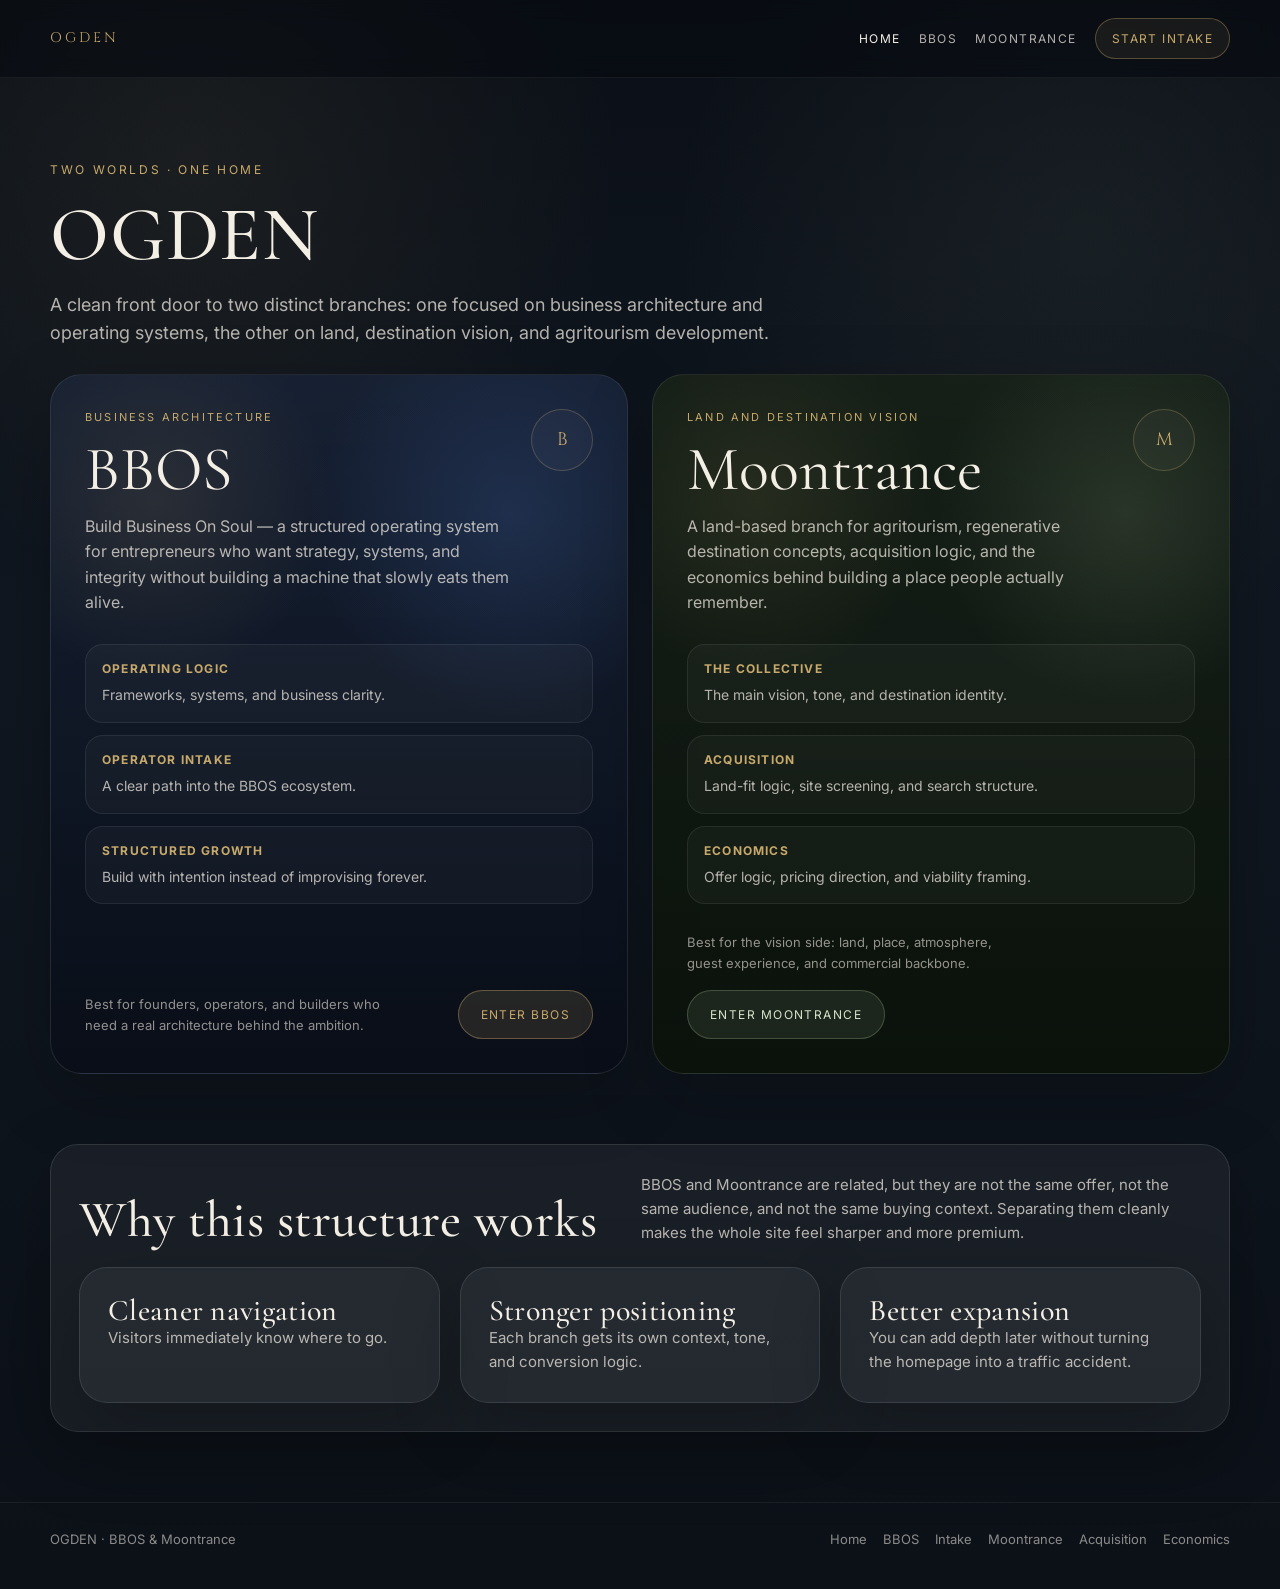
<file: index.html>
<!DOCTYPE html>
<html lang="en">
<head>

<meta charset="UTF-8" />
<meta name="viewport" content="width=device-width, initial-scale=1.0" />
<title>OGDEN — BBOS and Moontrance</title>
<meta name="description" content="A clean front door to two distinct branches: business architecture through BBOS, and land-based vision through Moontrance." />
<link rel="canonical" href="https://site.ogden.ag/" />
<meta name="theme-color" content="#0d1015" />
<meta property="og:type" content="website" />
<meta property="og:site_name" content="OGDEN" />
<meta property="og:title" content="OGDEN — BBOS and Moontrance" />
<meta property="og:description" content="A clean front door to two distinct branches: business architecture through BBOS, and land-based vision through Moontrance." />
<meta property="og:url" content="https://site.ogden.ag/" />
<meta property="og:image" content="https://site.ogden.ag/assets/og-preview.svg" />
<meta name="twitter:card" content="summary_large_image" />
<meta name="twitter:title" content="OGDEN — BBOS and Moontrance" />
<meta name="twitter:description" content="A clean front door to two distinct branches: business architecture through BBOS, and land-based vision through Moontrance." />
<meta name="twitter:image" content="https://site.ogden.ag/assets/og-preview.svg" />
<link rel="icon" href="/assets/favicon.svg" type="image/svg+xml" />
<link rel="preconnect" href="https://fonts.googleapis.com">
<link rel="preconnect" href="https://fonts.gstatic.com" crossorigin>
<link href="https://fonts.googleapis.com/css2?family=Cinzel:wght@400;600&family=Cormorant+Garamond:wght@400;500;600&family=Inter:wght@300;400;500;600&display=swap" rel="stylesheet">
<link rel="stylesheet" href="/assets/css/style.css" />
<script defer src="/assets/js/analytics.js"></script>
<script defer src="/assets/js/main.js"></script>

</head>
<body>

<nav class="nav">
<div class="nav-inner">
<a class="logo" href="/">OGDEN</a>
<div class="nav-links">
<a href="/" class="active">Home</a>
<a href="/bbos/" >BBOS</a>
<a href="/moontrance/" >Moontrance</a>
<a href="/bbos/intake/" class="pill-link" data-track="Start Intake Nav">Start Intake</a>
</div>
</div>
</nav>

<main>
  <section class="hero">
    <div class="container">
      <div class="eyebrow">Two worlds · One home</div>
      <h1>OGDEN</h1>
      <p class="hero-sub">A clean front door to two distinct branches: one focused on business architecture and operating systems, the other on land, destination vision, and agritourism development.</p>
      <div class="split-grid">
        <article class="world-card bbos">
          <div>
            <div class="world-top">
              <div>
                <div class="world-label">Business architecture</div>
                <div class="world-title">BBOS</div>
                <p class="world-desc">Build Business On Soul — a structured operating system for entrepreneurs who want strategy, systems, and integrity without building a machine that slowly eats them alive.</p>
              </div>
              <div class="world-mark">B</div>
            </div>
            <div class="world-mid">
              <div class="feature"><strong>Operating logic</strong><span>Frameworks, systems, and business clarity.</span></div>
              <div class="feature"><strong>Operator intake</strong><span>A clear path into the BBOS ecosystem.</span></div>
              <div class="feature"><strong>Structured growth</strong><span>Build with intention instead of improvising forever.</span></div>
            </div>
          </div>
          <div class="world-bottom">
            <div class="world-note">Best for founders, operators, and builders who need a real architecture behind the ambition.</div>
            <a class="btn btn-primary" href="/bbos/" data-track="Homepage Enter BBOS">Enter BBOS</a>
          </div>
        </article>
        <article class="world-card moon">
          <div>
            <div class="world-top">
              <div>
                <div class="world-label">Land and destination vision</div>
                <div class="world-title">Moontrance</div>
                <p class="world-desc">A land-based branch for agritourism, regenerative destination concepts, acquisition logic, and the economics behind building a place people actually remember.</p>
              </div>
              <div class="world-mark">M</div>
            </div>
            <div class="world-mid">
              <div class="feature"><strong>The collective</strong><span>The main vision, tone, and destination identity.</span></div>
              <div class="feature"><strong>Acquisition</strong><span>Land-fit logic, site screening, and search structure.</span></div>
              <div class="feature"><strong>Economics</strong><span>Offer logic, pricing direction, and viability framing.</span></div>
            </div>
          </div>
          <div class="world-bottom">
            <div class="world-note">Best for the vision side: land, place, atmosphere, guest experience, and commercial backbone.</div>
            <a class="btn btn-moss" href="/moontrance/" data-track="Homepage Enter Moontrance">Enter Moontrance</a>
          </div>
        </article>
      </div>
    </div>
  </section>

  <section class="section">
    <div class="container section-box card">
      <div class="section-head">
        <h2>Why this structure works</h2>
        <p>BBOS and Moontrance are related, but they are not the same offer, not the same audience, and not the same buying context. Separating them cleanly makes the whole site feel sharper and more premium.</p>
      </div>
      <div class="grid-3">
        <div class="card"><h4>Cleaner navigation</h4><p>Visitors immediately know where to go.</p></div>
        <div class="card"><h4>Stronger positioning</h4><p>Each branch gets its own context, tone, and conversion logic.</p></div>
        <div class="card"><h4>Better expansion</h4><p>You can add depth later without turning the homepage into a traffic accident.</p></div>
      </div>
    </div>
  </section>
</main>

<footer class="footer">
  <div class="container footer-row">
    <div>OGDEN · BBOS & Moontrance</div>
    <div class="footer-links">
      <a href="/" data-track="Footer Home">Home</a>
      <a href="/bbos/" data-track="Footer BBOS">BBOS</a>
      <a href="/bbos/intake/" data-track="Footer Intake">Intake</a>
      <a href="/moontrance/" data-track="Footer Moontrance">Moontrance</a>
      <a href="/moontrance/acquisition/" data-track="Footer Acquisition">Acquisition</a>
      <a href="/moontrance/economics/" data-track="Footer Economics">Economics</a>
    </div>
  </div>
</footer>

</body>
</html>
</file>
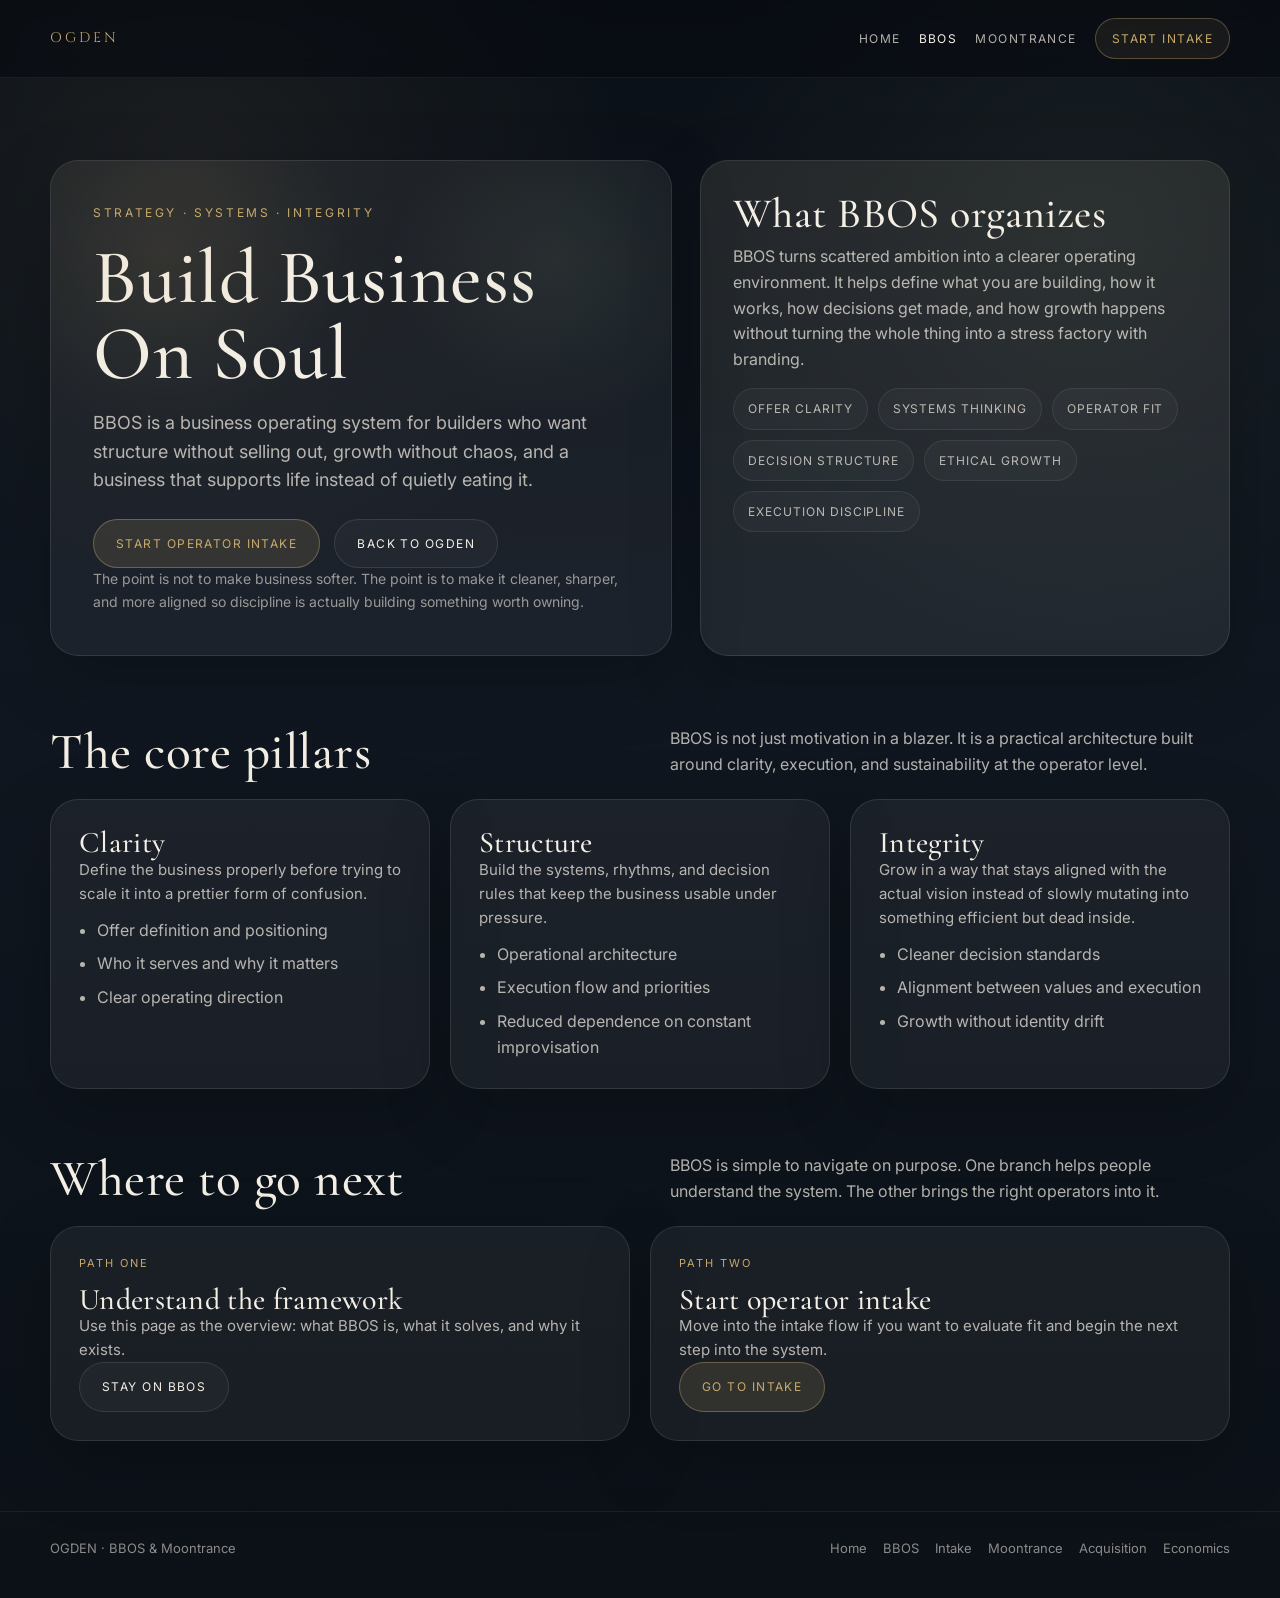
<file: bbos/index.html>
<!DOCTYPE html>
<html lang="en">
<head>

<meta charset="UTF-8" />
<meta name="viewport" content="width=device-width, initial-scale=1.0" />
<title>BBOS — Build Business On Soul</title>
<meta name="description" content="BBOS is a business operating system for builders who want structure without selling out, growth without chaos, and a business that supports life instead of quietly eating it." />
<link rel="canonical" href="https://site.ogden.ag/bbos/" />
<meta name="theme-color" content="#0d1015" />
<meta property="og:type" content="website" />
<meta property="og:site_name" content="OGDEN" />
<meta property="og:title" content="BBOS — Build Business On Soul" />
<meta property="og:description" content="BBOS is a business operating system for builders who want structure without selling out, growth without chaos, and a business that supports life instead of quietly eating it." />
<meta property="og:url" content="https://site.ogden.ag/bbos/" />
<meta property="og:image" content="https://site.ogden.ag/assets/og-preview.svg" />
<meta name="twitter:card" content="summary_large_image" />
<meta name="twitter:title" content="BBOS — Build Business On Soul" />
<meta name="twitter:description" content="BBOS is a business operating system for builders who want structure without selling out, growth without chaos, and a business that supports life instead of quietly eating it." />
<meta name="twitter:image" content="https://site.ogden.ag/assets/og-preview.svg" />
<link rel="icon" href="/assets/favicon.svg" type="image/svg+xml" />
<link rel="preconnect" href="https://fonts.googleapis.com">
<link rel="preconnect" href="https://fonts.gstatic.com" crossorigin>
<link href="https://fonts.googleapis.com/css2?family=Cinzel:wght@400;600&family=Cormorant+Garamond:wght@400;500;600&family=Inter:wght@300;400;500;600&display=swap" rel="stylesheet">
<link rel="stylesheet" href="/assets/css/style.css" />
<script defer src="/assets/js/analytics.js"></script>
<script defer src="/assets/js/main.js"></script>

</head>
<body>

<nav class="nav">
<div class="nav-inner">
<a class="logo" href="/">OGDEN</a>
<div class="nav-links">
<a href="/" >Home</a>
<a href="/bbos/" class="active">BBOS</a>
<a href="/moontrance/" >Moontrance</a>
<a href="/bbos/intake/" class="pill-link" data-track="Start Intake Nav">Start Intake</a>
</div>
</div>
</nav>

<main>
  <section class="hero">
    <div class="container hero-grid">
      <div class="hero-copy">
        <div class="eyebrow">Strategy · Systems · Integrity</div>
        <h1>Build Business On Soul</h1>
        <p class="hero-sub">BBOS is a business operating system for builders who want structure without selling out, growth without chaos, and a business that supports life instead of quietly eating it.</p>
        <div class="hero-actions">
          <a class="btn btn-primary" href="/bbos/intake/" data-track="BBOS Hero Intake">Start Operator Intake</a>
          <a class="btn btn-secondary" href="/" data-track="BBOS Back Home">Back to Ogden</a>
        </div>
        <p class="hero-note">The point is not to make business softer. The point is to make it cleaner, sharper, and more aligned so discipline is actually building something worth owning.</p>
      </div>
      <aside class="hero-panel">
        <h3>What BBOS organizes</h3>
        <p>BBOS turns scattered ambition into a clearer operating environment. It helps define what you are building, how it works, how decisions get made, and how growth happens without turning the whole thing into a stress factory with branding.</p>
        <div class="pill-list">
          <div class="pill">Offer clarity</div>
          <div class="pill">Systems thinking</div>
          <div class="pill">Operator fit</div>
          <div class="pill">Decision structure</div>
          <div class="pill">Ethical growth</div>
          <div class="pill">Execution discipline</div>
        </div>
      </aside>
    </div>
  </section>

  <section class="section">
    <div class="container">
      <div class="section-head">
        <h2>The core pillars</h2>
        <p>BBOS is not just motivation in a blazer. It is a practical architecture built around clarity, execution, and sustainability at the operator level.</p>
      </div>
      <div class="grid-3">
        <article class="card"><h4>Clarity</h4><p>Define the business properly before trying to scale it into a prettier form of confusion.</p><ul><li>Offer definition and positioning</li><li>Who it serves and why it matters</li><li>Clear operating direction</li></ul></article>
        <article class="card"><h4>Structure</h4><p>Build the systems, rhythms, and decision rules that keep the business usable under pressure.</p><ul><li>Operational architecture</li><li>Execution flow and priorities</li><li>Reduced dependence on constant improvisation</li></ul></article>
        <article class="card"><h4>Integrity</h4><p>Grow in a way that stays aligned with the actual vision instead of slowly mutating into something efficient but dead inside.</p><ul><li>Cleaner decision standards</li><li>Alignment between values and execution</li><li>Growth without identity drift</li></ul></article>
      </div>
    </div>
  </section>

  <section class="section">
    <div class="container">
      <div class="section-head">
        <h2>Where to go next</h2>
        <p>BBOS is simple to navigate on purpose. One branch helps people understand the system. The other brings the right operators into it.</p>
      </div>
      <div class="grid-2">
        <article class="card"><div class="label">Path one</div><h4>Understand the framework</h4><p>Use this page as the overview: what BBOS is, what it solves, and why it exists.</p><a class="btn btn-secondary" href="/bbos/">Stay on BBOS</a></article>
        <article class="card"><div class="label">Path two</div><h4>Start operator intake</h4><p>Move into the intake flow if you want to evaluate fit and begin the next step into the system.</p><a class="btn btn-primary" href="/bbos/intake/" data-track="BBOS Mid Intake">Go to Intake</a></article>
      </div>
    </div>
  </section>
</main>

<footer class="footer">
  <div class="container footer-row">
    <div>OGDEN · BBOS & Moontrance</div>
    <div class="footer-links">
      <a href="/" data-track="Footer Home">Home</a>
      <a href="/bbos/" data-track="Footer BBOS">BBOS</a>
      <a href="/bbos/intake/" data-track="Footer Intake">Intake</a>
      <a href="/moontrance/" data-track="Footer Moontrance">Moontrance</a>
      <a href="/moontrance/acquisition/" data-track="Footer Acquisition">Acquisition</a>
      <a href="/moontrance/economics/" data-track="Footer Economics">Economics</a>
    </div>
  </div>
</footer>

</body>
</html>
</file>
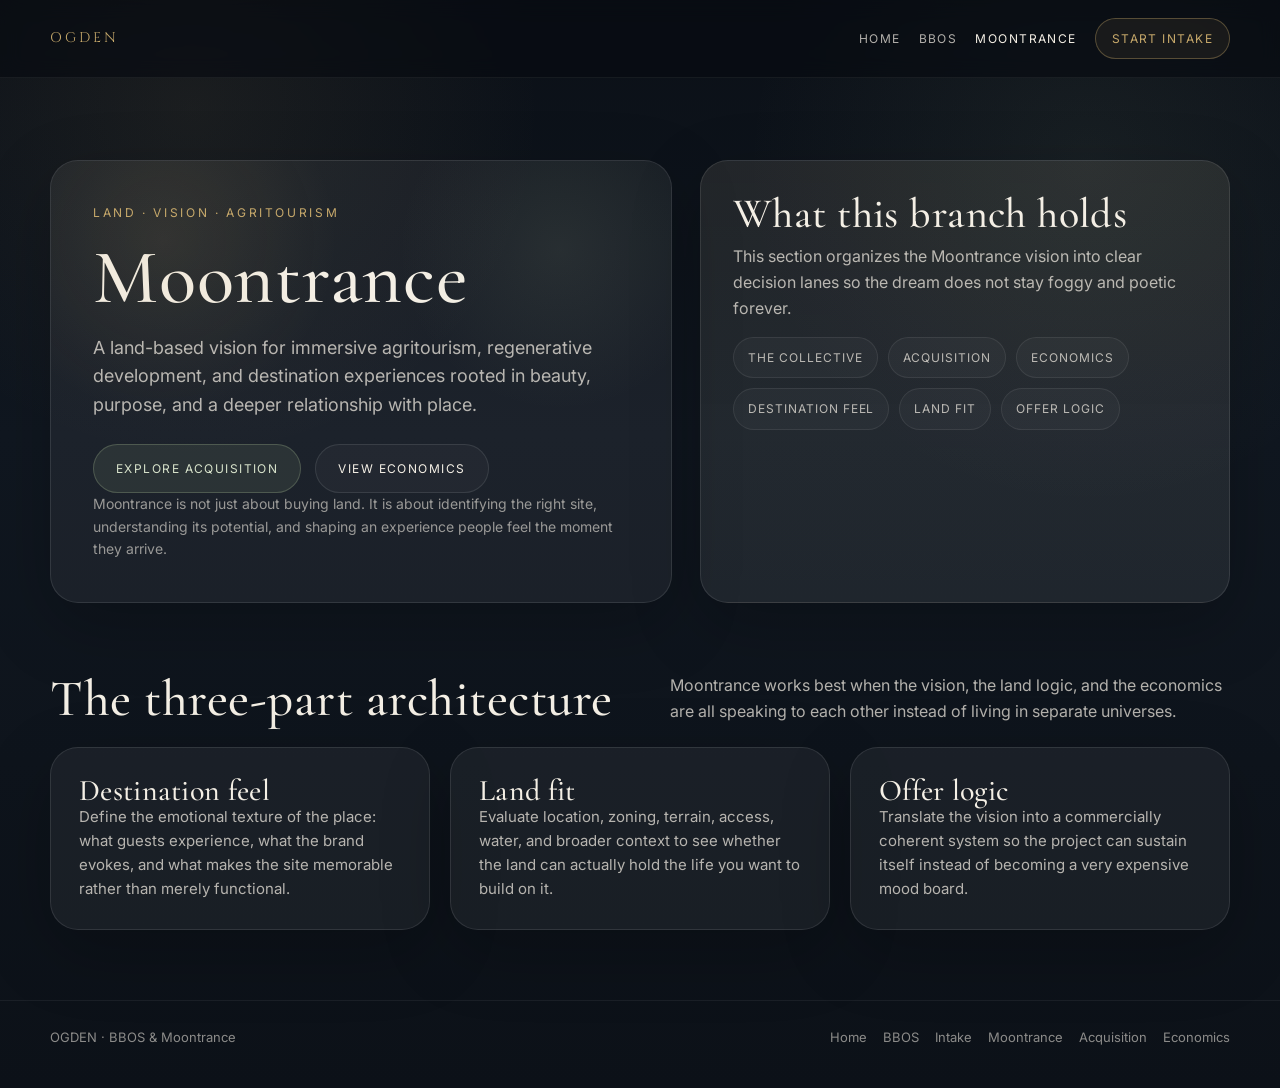
<file: moontrance/index.html>
<!DOCTYPE html>
<html lang="en">
<head>

<meta charset="UTF-8" />
<meta name="viewport" content="width=device-width, initial-scale=1.0" />
<title>Moontrance — Land, Vision, and Agritourism</title>
<meta name="description" content="Moontrance is a land-based vision for agritourism, regenerative development, and destination experiences rooted in beauty, purpose, and a deeper relationship with place." />
<link rel="canonical" href="https://site.ogden.ag/moontrance/" />
<meta name="theme-color" content="#0d1015" />
<meta property="og:type" content="website" />
<meta property="og:site_name" content="OGDEN" />
<meta property="og:title" content="Moontrance — Land, Vision, and Agritourism" />
<meta property="og:description" content="Moontrance is a land-based vision for agritourism, regenerative development, and destination experiences rooted in beauty, purpose, and a deeper relationship with place." />
<meta property="og:url" content="https://site.ogden.ag/moontrance/" />
<meta property="og:image" content="https://site.ogden.ag/assets/og-preview.svg" />
<meta name="twitter:card" content="summary_large_image" />
<meta name="twitter:title" content="Moontrance — Land, Vision, and Agritourism" />
<meta name="twitter:description" content="Moontrance is a land-based vision for agritourism, regenerative development, and destination experiences rooted in beauty, purpose, and a deeper relationship with place." />
<meta name="twitter:image" content="https://site.ogden.ag/assets/og-preview.svg" />
<link rel="icon" href="/assets/favicon.svg" type="image/svg+xml" />
<link rel="preconnect" href="https://fonts.googleapis.com">
<link rel="preconnect" href="https://fonts.gstatic.com" crossorigin>
<link href="https://fonts.googleapis.com/css2?family=Cinzel:wght@400;600&family=Cormorant+Garamond:wght@400;500;600&family=Inter:wght@300;400;500;600&display=swap" rel="stylesheet">
<link rel="stylesheet" href="/assets/css/style.css" />
<script defer src="/assets/js/analytics.js"></script>
<script defer src="/assets/js/main.js"></script>

</head>
<body>

<nav class="nav">
<div class="nav-inner">
<a class="logo" href="/">OGDEN</a>
<div class="nav-links">
<a href="/" >Home</a>
<a href="/bbos/" >BBOS</a>
<a href="/moontrance/" class="active">Moontrance</a>
<a href="/bbos/intake/" class="pill-link" data-track="Start Intake Nav">Start Intake</a>
</div>
</div>
</nav>

<main>
  <section class="hero">
    <div class="container hero-grid">
      <div class="hero-copy">
        <div class="eyebrow">Land · Vision · Agritourism</div>
        <h1>Moontrance</h1>
        <p class="hero-sub">A land-based vision for immersive agritourism, regenerative development, and destination experiences rooted in beauty, purpose, and a deeper relationship with place.</p>
        <div class="hero-actions">
          <a class="btn btn-moss" href="/moontrance/acquisition/" data-track="Moontrance Explore Acquisition">Explore Acquisition</a>
          <a class="btn btn-secondary" href="/moontrance/economics/" data-track="Moontrance View Economics">View Economics</a>
        </div>
        <p class="hero-note">Moontrance is not just about buying land. It is about identifying the right site, understanding its potential, and shaping an experience people feel the moment they arrive.</p>
      </div>
      <aside class="hero-panel">
        <h3>What this branch holds</h3>
        <p>This section organizes the Moontrance vision into clear decision lanes so the dream does not stay foggy and poetic forever.</p>
        <div class="pill-list">
          <div class="pill">The Collective</div>
          <div class="pill">Acquisition</div>
          <div class="pill">Economics</div>
          <div class="pill">Destination feel</div>
          <div class="pill">Land fit</div>
          <div class="pill">Offer logic</div>
        </div>
      </aside>
    </div>
  </section>

  <section class="section">
    <div class="container">
      <div class="section-head">
        <h2>The three-part architecture</h2>
        <p>Moontrance works best when the vision, the land logic, and the economics are all speaking to each other instead of living in separate universes.</p>
      </div>
      <div class="grid-3">
        <article class="card"><h4>Destination feel</h4><p>Define the emotional texture of the place: what guests experience, what the brand evokes, and what makes the site memorable rather than merely functional.</p></article>
        <article class="card"><h4>Land fit</h4><p>Evaluate location, zoning, terrain, access, water, and broader context to see whether the land can actually hold the life you want to build on it.</p></article>
        <article class="card"><h4>Offer logic</h4><p>Translate the vision into a commercially coherent system so the project can sustain itself instead of becoming a very expensive mood board.</p></article>
      </div>
    </div>
  </section>
</main>

<footer class="footer">
  <div class="container footer-row">
    <div>OGDEN · BBOS & Moontrance</div>
    <div class="footer-links">
      <a href="/" data-track="Footer Home">Home</a>
      <a href="/bbos/" data-track="Footer BBOS">BBOS</a>
      <a href="/bbos/intake/" data-track="Footer Intake">Intake</a>
      <a href="/moontrance/" data-track="Footer Moontrance">Moontrance</a>
      <a href="/moontrance/acquisition/" data-track="Footer Acquisition">Acquisition</a>
      <a href="/moontrance/economics/" data-track="Footer Economics">Economics</a>
    </div>
  </div>
</footer>

</body>
</html>
</file>
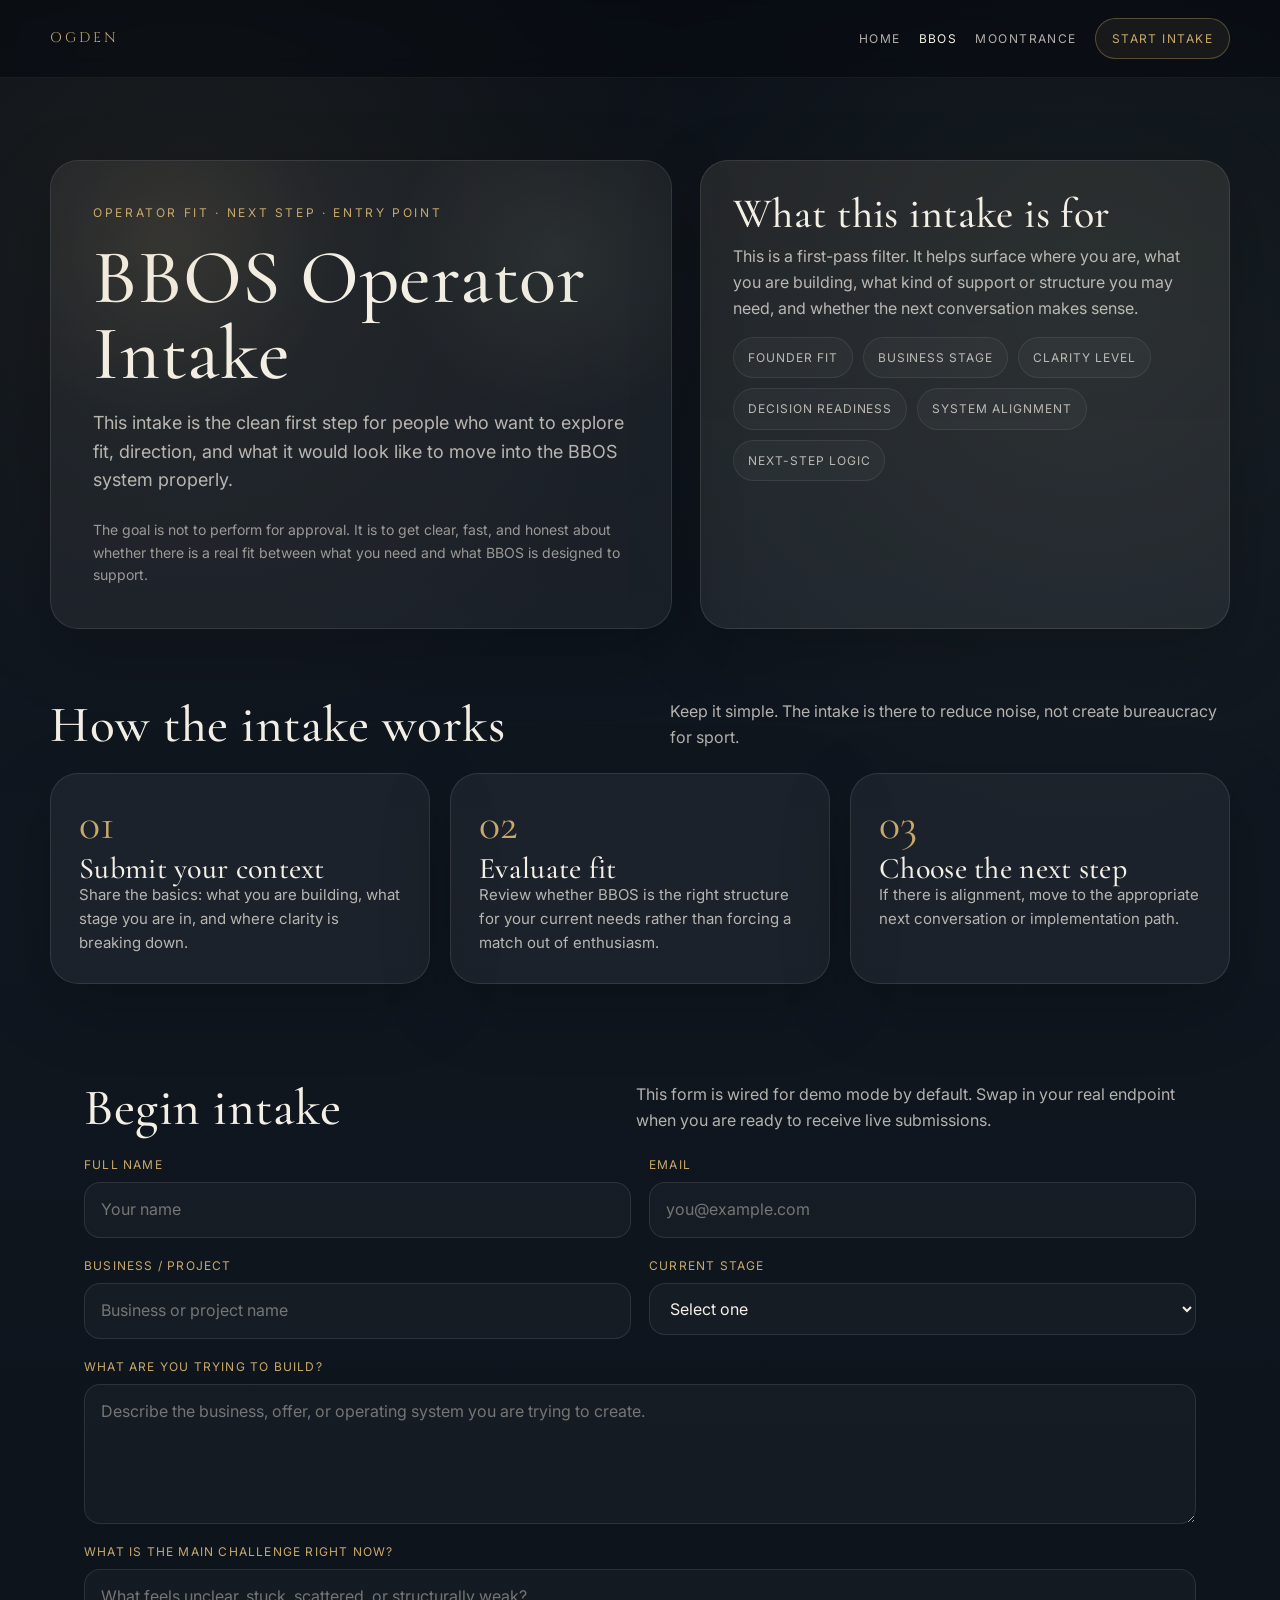
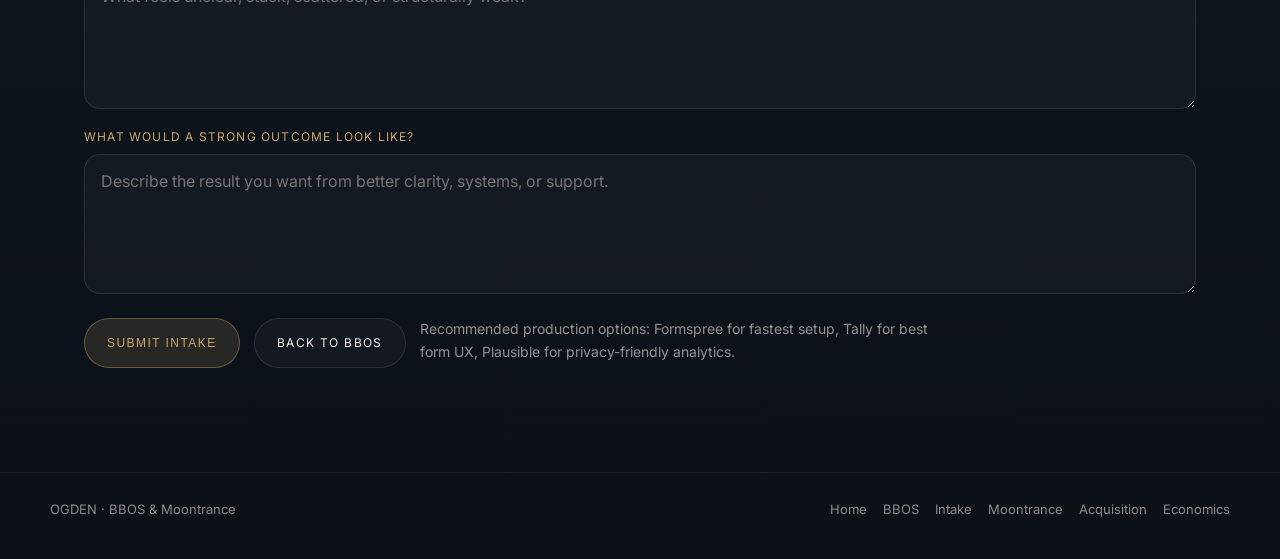
<file: bbos/intake/index.html>
<!DOCTYPE html>
<html lang="en">
<head>

<meta charset="UTF-8" />
<meta name="viewport" content="width=device-width, initial-scale=1.0" />
<title>BBOS Operator Intake</title>
<meta name="description" content="Begin the BBOS operator intake process to evaluate fit, direction, and the next step into the Build Business On Soul system." />
<link rel="canonical" href="https://site.ogden.ag/bbos/intake/" />
<meta name="theme-color" content="#0d1015" />
<meta property="og:type" content="website" />
<meta property="og:site_name" content="OGDEN" />
<meta property="og:title" content="BBOS Operator Intake" />
<meta property="og:description" content="Begin the BBOS operator intake process to evaluate fit, direction, and the next step into the Build Business On Soul system." />
<meta property="og:url" content="https://site.ogden.ag/bbos/intake/" />
<meta property="og:image" content="https://site.ogden.ag/assets/og-preview.svg" />
<meta name="twitter:card" content="summary_large_image" />
<meta name="twitter:title" content="BBOS Operator Intake" />
<meta name="twitter:description" content="Begin the BBOS operator intake process to evaluate fit, direction, and the next step into the Build Business On Soul system." />
<meta name="twitter:image" content="https://site.ogden.ag/assets/og-preview.svg" />
<link rel="icon" href="/assets/favicon.svg" type="image/svg+xml" />
<link rel="preconnect" href="https://fonts.googleapis.com">
<link rel="preconnect" href="https://fonts.gstatic.com" crossorigin>
<link href="https://fonts.googleapis.com/css2?family=Cinzel:wght@400;600&family=Cormorant+Garamond:wght@400;500;600&family=Inter:wght@300;400;500;600&display=swap" rel="stylesheet">
<link rel="stylesheet" href="/assets/css/style.css" />
<script defer src="/assets/js/analytics.js"></script>
<script defer src="/assets/js/main.js"></script>

</head>
<body>

<nav class="nav">
<div class="nav-inner">
<a class="logo" href="/">OGDEN</a>
<div class="nav-links">
<a href="/" >Home</a>
<a href="/bbos/" class="active">BBOS</a>
<a href="/moontrance/" >Moontrance</a>
<a href="/bbos/intake/" class="pill-link" data-track="Start Intake Nav">Start Intake</a>
</div>
</div>
</nav>

<main>
  <section class="hero">
    <div class="container hero-grid">
      <div class="hero-copy">
        <div class="eyebrow">Operator fit · Next step · Entry point</div>
        <h1>BBOS Operator Intake</h1>
        <p class="hero-sub">This intake is the clean first step for people who want to explore fit, direction, and what it would look like to move into the BBOS system properly.</p>
        <p class="hero-note">The goal is not to perform for approval. It is to get clear, fast, and honest about whether there is a real fit between what you need and what BBOS is designed to support.</p>
      </div>
      <aside class="hero-panel">
        <h3>What this intake is for</h3>
        <p>This is a first-pass filter. It helps surface where you are, what you are building, what kind of support or structure you may need, and whether the next conversation makes sense.</p>
        <div class="pill-list">
          <div class="pill">Founder fit</div>
          <div class="pill">Business stage</div>
          <div class="pill">Clarity level</div>
          <div class="pill">Decision readiness</div>
          <div class="pill">System alignment</div>
          <div class="pill">Next-step logic</div>
        </div>
      </aside>
    </div>
  </section>

  <section class="section">
    <div class="container">
      <div class="section-head">
        <h2>How the intake works</h2>
        <p>Keep it simple. The intake is there to reduce noise, not create bureaucracy for sport.</p>
      </div>
      <div class="grid-3">
        <article class="card"><div class="number">01</div><h4>Submit your context</h4><p>Share the basics: what you are building, what stage you are in, and where clarity is breaking down.</p></article>
        <article class="card"><div class="number">02</div><h4>Evaluate fit</h4><p>Review whether BBOS is the right structure for your current needs rather than forcing a match out of enthusiasm.</p></article>
        <article class="card"><div class="number">03</div><h4>Choose the next step</h4><p>If there is alignment, move to the appropriate next conversation or implementation path.</p></article>
      </div>
    </div>
  </section>

  <section class="section">
    <div class="container form-card">
      <div class="section-head">
        <h2>Begin intake</h2>
        <p>This form is wired for demo mode by default. Swap in your real endpoint when you are ready to receive live submissions.</p>
      </div>
      <form id="bbosIntakeForm" action="YOUR_FORM_ENDPOINT_HERE" method="POST" data-endpoint="YOUR_FORM_ENDPOINT_HERE">
        <div class="form-grid">
          <div class="field">
            <label for="name">Full Name</label>
            <input id="name" name="name" type="text" placeholder="Your name" required />
          </div>
          <div class="field">
            <label for="email">Email</label>
            <input id="email" name="email" type="email" placeholder="you@example.com" required />
          </div>
          <div class="field">
            <label for="business">Business / Project</label>
            <input id="business" name="business" type="text" placeholder="Business or project name" />
          </div>
          <div class="field">
            <label for="stage">Current Stage</label>
            <select id="stage" name="stage">
              <option value="">Select one</option>
              <option>Idea stage</option>
              <option>Early offer / early traction</option>
              <option>Operating but unclear</option>
              <option>Growing and needs structure</option>
              <option>Established and needs refinement</option>
            </select>
          </div>
          <div class="field full">
            <label for="focus">What are you trying to build?</label>
            <textarea id="focus" name="focus" placeholder="Describe the business, offer, or operating system you are trying to create."></textarea>
          </div>
          <div class="field full">
            <label for="challenge">What is the main challenge right now?</label>
            <textarea id="challenge" name="challenge" placeholder="What feels unclear, stuck, scattered, or structurally weak?"></textarea>
          </div>
          <div class="field full">
            <label for="goal">What would a strong outcome look like?</label>
            <textarea id="goal" name="goal" placeholder="Describe the result you want from better clarity, systems, or support."></textarea>
          </div>
        </div>
        <div class="actions">
          <button class="btn btn-primary" type="submit" data-track="Intake Submit">Submit Intake</button>
          <a class="btn btn-secondary" href="/bbos/" data-track="Intake Back to BBOS">Back to BBOS</a>
          <div class="form-help">Recommended production options: Formspree for fastest setup, Tally for best form UX, Plausible for privacy-friendly analytics.</div>
        </div>
        <div class="success-box" id="successBox"></div>
      </form>
    </div>
  </section>
</main>

<footer class="footer">
  <div class="container footer-row">
    <div>OGDEN · BBOS & Moontrance</div>
    <div class="footer-links">
      <a href="/" data-track="Footer Home">Home</a>
      <a href="/bbos/" data-track="Footer BBOS">BBOS</a>
      <a href="/bbos/intake/" data-track="Footer Intake">Intake</a>
      <a href="/moontrance/" data-track="Footer Moontrance">Moontrance</a>
      <a href="/moontrance/acquisition/" data-track="Footer Acquisition">Acquisition</a>
      <a href="/moontrance/economics/" data-track="Footer Economics">Economics</a>
    </div>
  </div>
</footer>

</body>
</html>
</file>
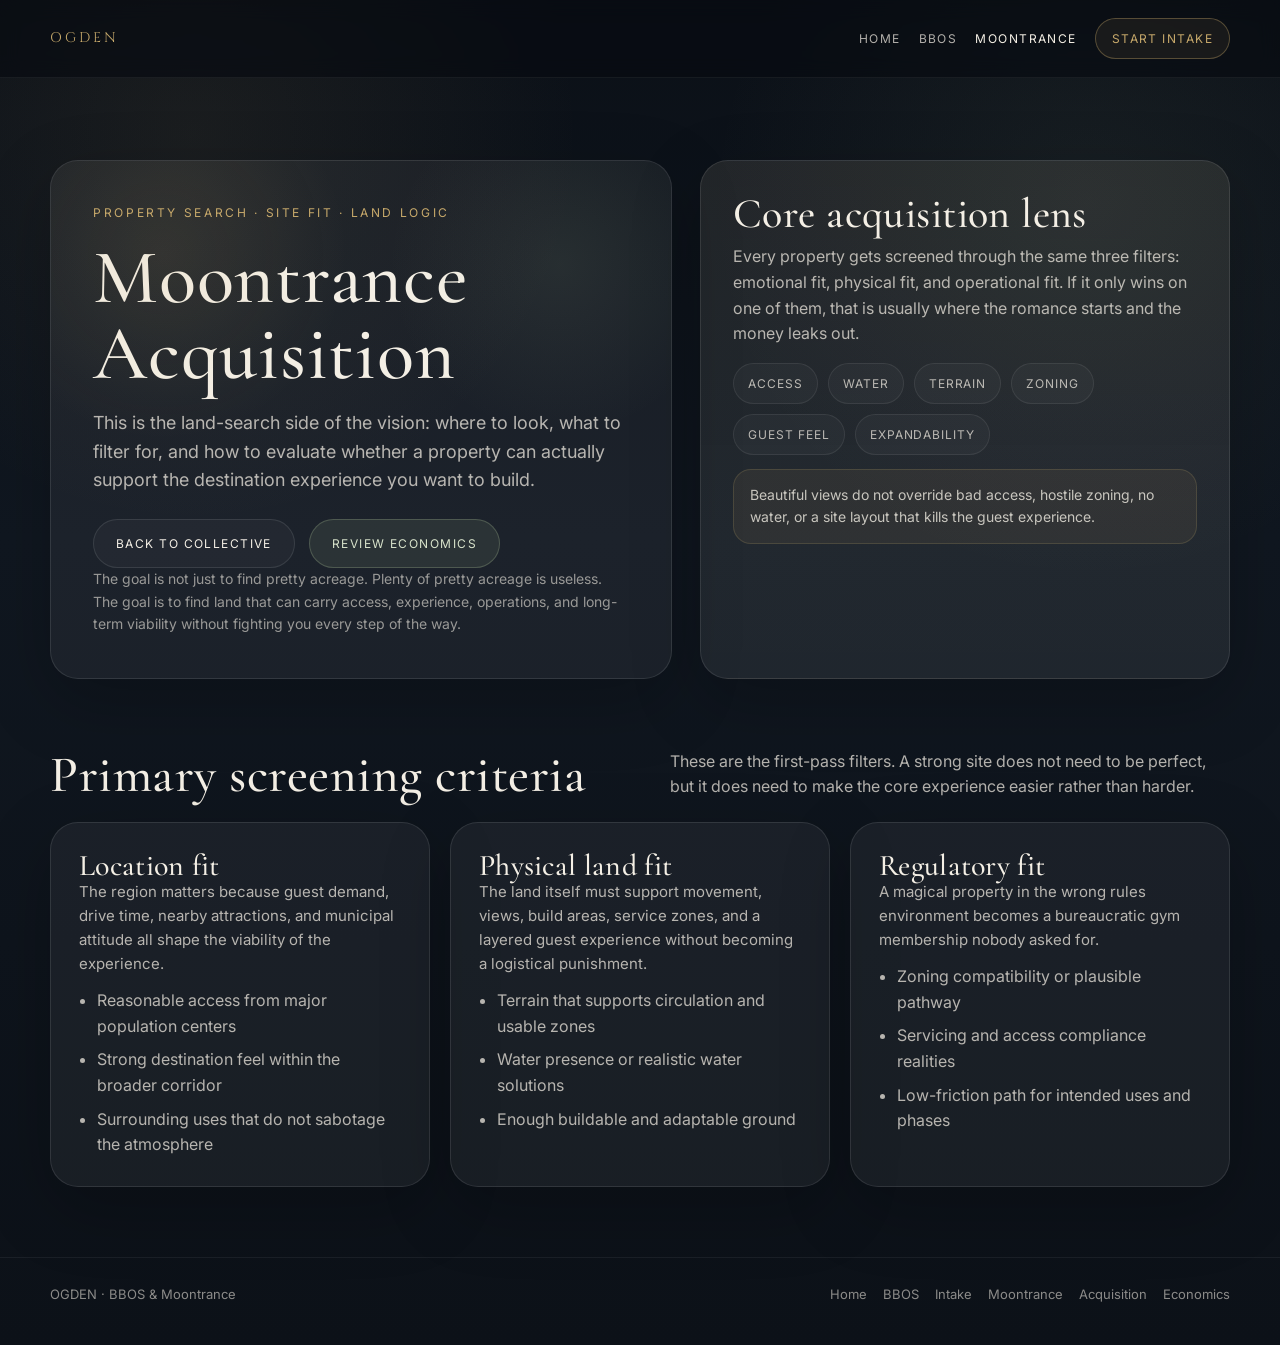
<file: moontrance/acquisition/index.html>
<!DOCTYPE html>
<html lang="en">
<head>

<meta charset="UTF-8" />
<meta name="viewport" content="width=device-width, initial-scale=1.0" />
<title>Moontrance Acquisition — Land Search and Site Fit</title>
<meta name="description" content="Moontrance Acquisition organizes the land search process for agritourism and regenerative destination development." />
<link rel="canonical" href="https://site.ogden.ag/moontrance/acquisition/" />
<meta name="theme-color" content="#0d1015" />
<meta property="og:type" content="website" />
<meta property="og:site_name" content="OGDEN" />
<meta property="og:title" content="Moontrance Acquisition — Land Search and Site Fit" />
<meta property="og:description" content="Moontrance Acquisition organizes the land search process for agritourism and regenerative destination development." />
<meta property="og:url" content="https://site.ogden.ag/moontrance/acquisition/" />
<meta property="og:image" content="https://site.ogden.ag/assets/og-preview.svg" />
<meta name="twitter:card" content="summary_large_image" />
<meta name="twitter:title" content="Moontrance Acquisition — Land Search and Site Fit" />
<meta name="twitter:description" content="Moontrance Acquisition organizes the land search process for agritourism and regenerative destination development." />
<meta name="twitter:image" content="https://site.ogden.ag/assets/og-preview.svg" />
<link rel="icon" href="/assets/favicon.svg" type="image/svg+xml" />
<link rel="preconnect" href="https://fonts.googleapis.com">
<link rel="preconnect" href="https://fonts.gstatic.com" crossorigin>
<link href="https://fonts.googleapis.com/css2?family=Cinzel:wght@400;600&family=Cormorant+Garamond:wght@400;500;600&family=Inter:wght@300;400;500;600&display=swap" rel="stylesheet">
<link rel="stylesheet" href="/assets/css/style.css" />
<script defer src="/assets/js/analytics.js"></script>
<script defer src="/assets/js/main.js"></script>

</head>
<body>

<nav class="nav">
<div class="nav-inner">
<a class="logo" href="/">OGDEN</a>
<div class="nav-links">
<a href="/" >Home</a>
<a href="/bbos/" >BBOS</a>
<a href="/moontrance/" class="active">Moontrance</a>
<a href="/bbos/intake/" class="pill-link" data-track="Start Intake Nav">Start Intake</a>
</div>
</div>
</nav>

<main>
  <section class="hero">
    <div class="container hero-grid">
      <div class="hero-copy">
        <div class="eyebrow">Property Search · Site Fit · Land Logic</div>
        <h1>Moontrance Acquisition</h1>
        <p class="hero-sub">This is the land-search side of the vision: where to look, what to filter for, and how to evaluate whether a property can actually support the destination experience you want to build.</p>
        <div class="hero-actions">
          <a class="btn btn-secondary" href="/moontrance/" data-track="Acquisition Back to Collective">Back to Collective</a>
          <a class="btn btn-moss" href="/moontrance/economics/" data-track="Acquisition Review Economics">Review Economics</a>
        </div>
        <p class="hero-note">The goal is not just to find pretty acreage. Plenty of pretty acreage is useless. The goal is to find land that can carry access, experience, operations, and long-term viability without fighting you every step of the way.</p>
      </div>
      <aside class="hero-panel">
        <h3>Core acquisition lens</h3>
        <p>Every property gets screened through the same three filters: emotional fit, physical fit, and operational fit. If it only wins on one of them, that is usually where the romance starts and the money leaks out.</p>
        <div class="tags">
          <div class="tag">Access</div><div class="tag">Water</div><div class="tag">Terrain</div><div class="tag">Zoning</div><div class="tag">Guest feel</div><div class="tag">Expandability</div>
        </div>
        <div class="note">Beautiful views do not override bad access, hostile zoning, no water, or a site layout that kills the guest experience.</div>
      </aside>
    </div>
  </section>
  <section class="section">
    <div class="container">
      <div class="section-head">
        <h2>Primary screening criteria</h2>
        <p>These are the first-pass filters. A strong site does not need to be perfect, but it does need to make the core experience easier rather than harder.</p>
      </div>
      <div class="grid-3">
        <article class="card"><h4>Location fit</h4><p>The region matters because guest demand, drive time, nearby attractions, and municipal attitude all shape the viability of the experience.</p><ul><li>Reasonable access from major population centers</li><li>Strong destination feel within the broader corridor</li><li>Surrounding uses that do not sabotage the atmosphere</li></ul></article>
        <article class="card"><h4>Physical land fit</h4><p>The land itself must support movement, views, build areas, service zones, and a layered guest experience without becoming a logistical punishment.</p><ul><li>Terrain that supports circulation and usable zones</li><li>Water presence or realistic water solutions</li><li>Enough buildable and adaptable ground</li></ul></article>
        <article class="card"><h4>Regulatory fit</h4><p>A magical property in the wrong rules environment becomes a bureaucratic gym membership nobody asked for.</p><ul><li>Zoning compatibility or plausible pathway</li><li>Servicing and access compliance realities</li><li>Low-friction path for intended uses and phases</li></ul></article>
      </div>
    </div>
  </section>
</main>

<footer class="footer">
  <div class="container footer-row">
    <div>OGDEN · BBOS & Moontrance</div>
    <div class="footer-links">
      <a href="/" data-track="Footer Home">Home</a>
      <a href="/bbos/" data-track="Footer BBOS">BBOS</a>
      <a href="/bbos/intake/" data-track="Footer Intake">Intake</a>
      <a href="/moontrance/" data-track="Footer Moontrance">Moontrance</a>
      <a href="/moontrance/acquisition/" data-track="Footer Acquisition">Acquisition</a>
      <a href="/moontrance/economics/" data-track="Footer Economics">Economics</a>
    </div>
  </div>
</footer>

</body>
</html>
</file>
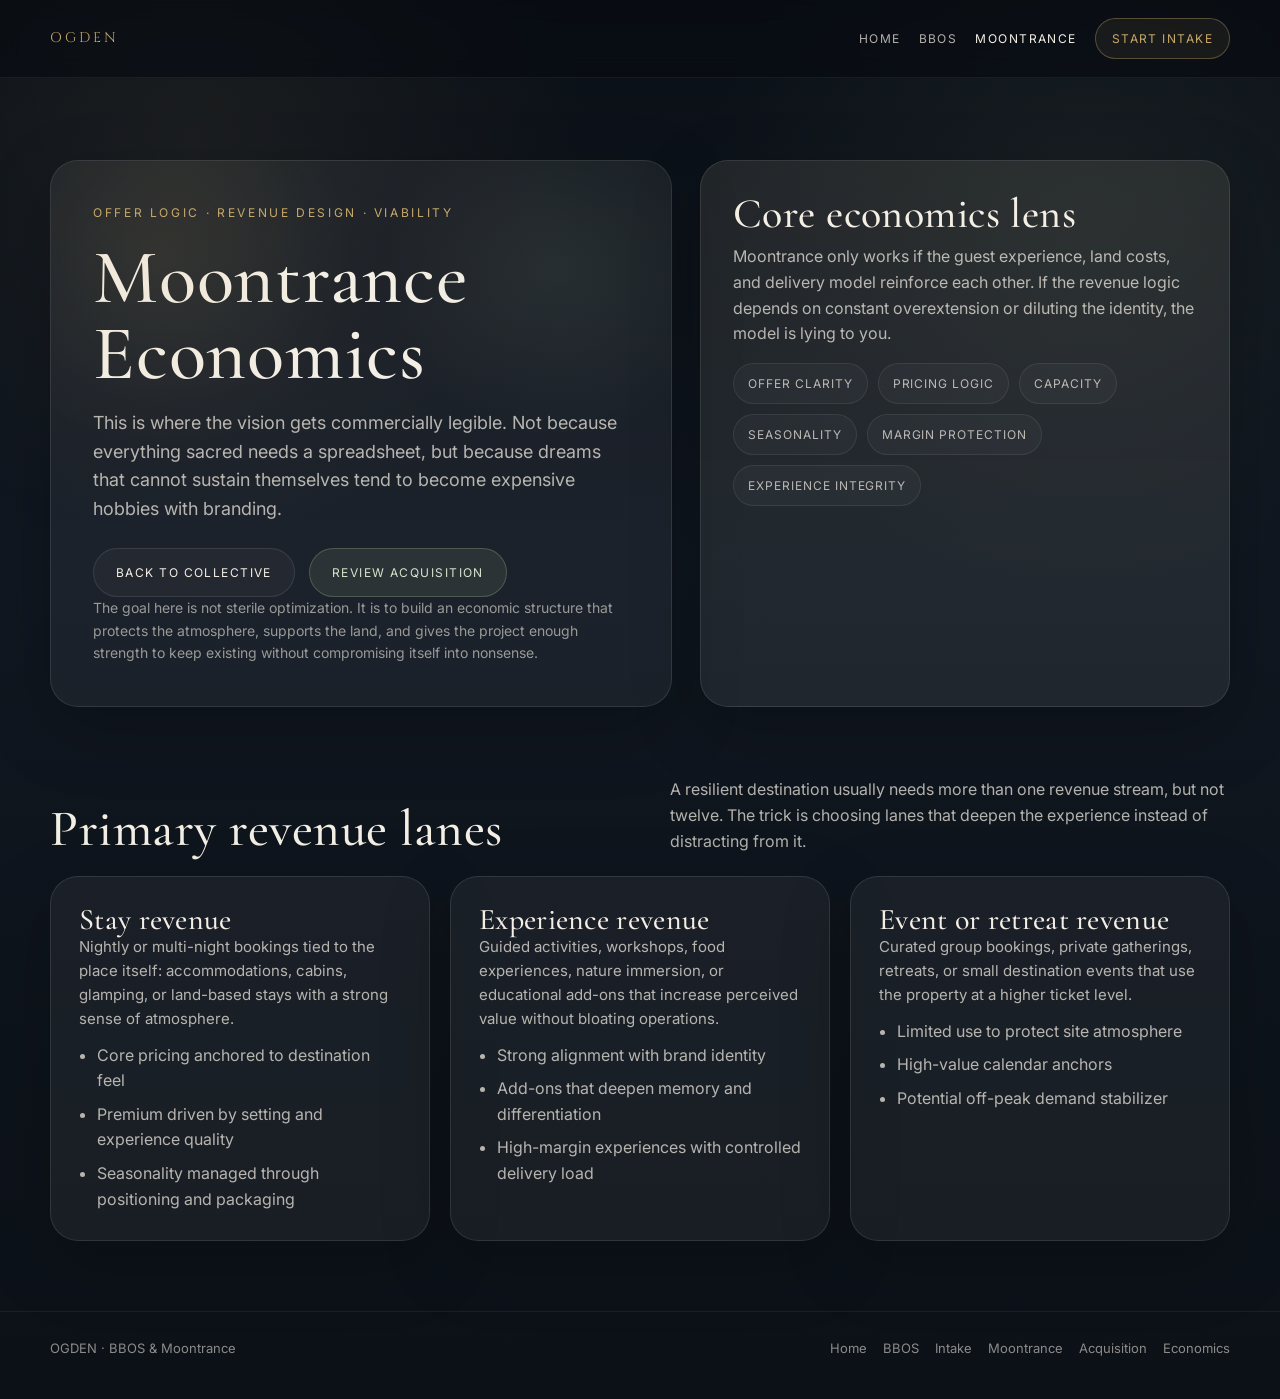
<file: moontrance/economics/index.html>
<!DOCTYPE html>
<html lang="en">
<head>

<meta charset="UTF-8" />
<meta name="viewport" content="width=device-width, initial-scale=1.0" />
<title>Moontrance Economics — Offer Logic and Viability</title>
<meta name="description" content="Moontrance Economics organizes the offer structure, revenue logic, and commercial viability behind a destination-level agritourism concept." />
<link rel="canonical" href="https://site.ogden.ag/moontrance/economics/" />
<meta name="theme-color" content="#0d1015" />
<meta property="og:type" content="website" />
<meta property="og:site_name" content="OGDEN" />
<meta property="og:title" content="Moontrance Economics — Offer Logic and Viability" />
<meta property="og:description" content="Moontrance Economics organizes the offer structure, revenue logic, and commercial viability behind a destination-level agritourism concept." />
<meta property="og:url" content="https://site.ogden.ag/moontrance/economics/" />
<meta property="og:image" content="https://site.ogden.ag/assets/og-preview.svg" />
<meta name="twitter:card" content="summary_large_image" />
<meta name="twitter:title" content="Moontrance Economics — Offer Logic and Viability" />
<meta name="twitter:description" content="Moontrance Economics organizes the offer structure, revenue logic, and commercial viability behind a destination-level agritourism concept." />
<meta name="twitter:image" content="https://site.ogden.ag/assets/og-preview.svg" />
<link rel="icon" href="/assets/favicon.svg" type="image/svg+xml" />
<link rel="preconnect" href="https://fonts.googleapis.com">
<link rel="preconnect" href="https://fonts.gstatic.com" crossorigin>
<link href="https://fonts.googleapis.com/css2?family=Cinzel:wght@400;600&family=Cormorant+Garamond:wght@400;500;600&family=Inter:wght@300;400;500;600&display=swap" rel="stylesheet">
<link rel="stylesheet" href="/assets/css/style.css" />
<script defer src="/assets/js/analytics.js"></script>
<script defer src="/assets/js/main.js"></script>

</head>
<body>

<nav class="nav">
<div class="nav-inner">
<a class="logo" href="/">OGDEN</a>
<div class="nav-links">
<a href="/" >Home</a>
<a href="/bbos/" >BBOS</a>
<a href="/moontrance/" class="active">Moontrance</a>
<a href="/bbos/intake/" class="pill-link" data-track="Start Intake Nav">Start Intake</a>
</div>
</div>
</nav>

<main>
  <section class="hero">
    <div class="container hero-grid">
      <div class="hero-copy">
        <div class="eyebrow">Offer Logic · Revenue Design · Viability</div>
        <h1>Moontrance Economics</h1>
        <p class="hero-sub">This is where the vision gets commercially legible. Not because everything sacred needs a spreadsheet, but because dreams that cannot sustain themselves tend to become expensive hobbies with branding.</p>
        <div class="hero-actions">
          <a class="btn btn-secondary" href="/moontrance/" data-track="Economics Back to Collective">Back to Collective</a>
          <a class="btn btn-moss" href="/moontrance/acquisition/" data-track="Economics Review Acquisition">Review Acquisition</a>
        </div>
        <p class="hero-note">The goal here is not sterile optimization. It is to build an economic structure that protects the atmosphere, supports the land, and gives the project enough strength to keep existing without compromising itself into nonsense.</p>
      </div>
      <aside class="hero-panel">
        <h3>Core economics lens</h3>
        <p>Moontrance only works if the guest experience, land costs, and delivery model reinforce each other. If the revenue logic depends on constant overextension or diluting the identity, the model is lying to you.</p>
        <div class="pill-list">
          <div class="pill">Offer clarity</div><div class="pill">Pricing logic</div><div class="pill">Capacity</div><div class="pill">Seasonality</div><div class="pill">Margin protection</div><div class="pill">Experience integrity</div>
        </div>
      </aside>
    </div>
  </section>
  <section class="section">
    <div class="container">
      <div class="section-head">
        <h2>Primary revenue lanes</h2>
        <p>A resilient destination usually needs more than one revenue stream, but not twelve. The trick is choosing lanes that deepen the experience instead of distracting from it.</p>
      </div>
      <div class="grid-3">
        <article class="card"><h4>Stay revenue</h4><p>Nightly or multi-night bookings tied to the place itself: accommodations, cabins, glamping, or land-based stays with a strong sense of atmosphere.</p><ul><li>Core pricing anchored to destination feel</li><li>Premium driven by setting and experience quality</li><li>Seasonality managed through positioning and packaging</li></ul></article>
        <article class="card"><h4>Experience revenue</h4><p>Guided activities, workshops, food experiences, nature immersion, or educational add-ons that increase perceived value without bloating operations.</p><ul><li>Strong alignment with brand identity</li><li>Add-ons that deepen memory and differentiation</li><li>High-margin experiences with controlled delivery load</li></ul></article>
        <article class="card"><h4>Event or retreat revenue</h4><p>Curated group bookings, private gatherings, retreats, or small destination events that use the property at a higher ticket level.</p><ul><li>Limited use to protect site atmosphere</li><li>High-value calendar anchors</li><li>Potential off-peak demand stabilizer</li></ul></article>
      </div>
    </div>
  </section>
</main>

<footer class="footer">
  <div class="container footer-row">
    <div>OGDEN · BBOS & Moontrance</div>
    <div class="footer-links">
      <a href="/" data-track="Footer Home">Home</a>
      <a href="/bbos/" data-track="Footer BBOS">BBOS</a>
      <a href="/bbos/intake/" data-track="Footer Intake">Intake</a>
      <a href="/moontrance/" data-track="Footer Moontrance">Moontrance</a>
      <a href="/moontrance/acquisition/" data-track="Footer Acquisition">Acquisition</a>
      <a href="/moontrance/economics/" data-track="Footer Economics">Economics</a>
    </div>
  </div>
</footer>

</body>
</html>
</file>
<file: assets/css/style.css>
:root{
  --bg:#0d1015;
  --bg-2:#101720;
  --panel:rgba(255,255,255,.05);
  --panel-2:rgba(255,255,255,.03);
  --text:#f4efe5;
  --muted:rgba(244,239,229,.72);
  --gold:#c7a96b;
  --gold-2:#e0c48c;
  --moss:#9fb28d;
  --navy:#182338;
  --line:rgba(255,255,255,.10);
  --line-2:rgba(255,255,255,.06);
  --shadow:0 22px 70px rgba(0,0,0,.22);
  --radius:28px;
  --container:min(1180px,calc(100% - 40px));
  --max-reading:720px;
}
*{box-sizing:border-box;margin:0;padding:0}
html{scroll-behavior:smooth}
body{
  font-family:Inter,system-ui,-apple-system,Segoe UI,Roboto,sans-serif;
  background:
    radial-gradient(circle at 15% 10%, rgba(199,169,107,.08), transparent 24%),
    radial-gradient(circle at 85% 15%, rgba(159,178,141,.08), transparent 24%),
    linear-gradient(180deg,#0b1017 0%,#101720 40%,#0c1118 100%);
  color:var(--text);
  line-height:1.6;
  min-height:100vh;
  opacity:1;
  transform:translateY(0);
  transition:opacity .28s ease, transform .28s ease;
  overflow-x:hidden;
}
body.page-enter{opacity:0;transform:translateY(8px)}
body.page-leave{opacity:0;transform:translateY(8px)}
a{color:inherit;text-decoration:none}
img{max-width:100%;display:block}
.container{width:var(--container);margin-inline:auto}
.nav{
  position:sticky;top:0;z-index:60;
  backdrop-filter:blur(10px);
  background:rgba(8,11,17,.62);
  border-bottom:1px solid var(--line-2);
}
.nav-inner{
  width:var(--container);margin-inline:auto;padding:18px 0;
  display:flex;justify-content:space-between;align-items:center;gap:20px;
}
.logo{
  font-family:Cinzel,serif;font-size:14px;letter-spacing:.22em;
  color:var(--gold);white-space:nowrap
}
.nav-links{display:flex;align-items:center;gap:18px;flex-wrap:wrap}
.nav-links a{
  font-size:12px;letter-spacing:.12em;text-transform:uppercase;
  color:var(--muted);transition:color .2s ease, opacity .2s ease
}
.nav-links a:hover,.nav-links a.active{color:var(--text)}
.nav-links .pill-link{
  border:1px solid rgba(199,169,107,.36);
  border-radius:999px;padding:10px 16px;
  background:rgba(199,169,107,.08);color:var(--gold)!important
}
.hero{padding:82px 0 42px}
.hero-grid{display:grid;grid-template-columns:1.08fr .92fr;gap:28px;align-items:stretch}
.card, .hero-panel, .hero-copy, .section-box{
  background:var(--panel);
  border:1px solid var(--line);
  border-radius:var(--radius);
  box-shadow:var(--shadow);
}
.hero-copy{
  padding:42px;position:relative;overflow:hidden;
}
.hero-copy::before{
  content:"";position:absolute;inset:0;pointer-events:none;
  background:
    radial-gradient(circle at 18% 18%, rgba(199,169,107,.10), transparent 28%),
    radial-gradient(circle at 82% 20%, rgba(159,178,141,.10), transparent 26%);
}
.eyebrow{
  position:relative;z-index:1;font-size:12px;letter-spacing:.22em;
  text-transform:uppercase;color:var(--gold);margin-bottom:18px
}
h1,h2,h3,h4,.display,.serif{
  font-family:"Cormorant Garamond", Georgia, serif;
  letter-spacing:.01em;line-height:.98;font-weight:500
}
h1{font-size:clamp(44px,6vw,84px);margin-bottom:18px}
h2{font-size:clamp(30px,4vw,52px)}
h3{font-size:clamp(28px,3.5vw,42px)}
h4{font-size:30px}
.hero-sub{
  position:relative;z-index:1;max-width:var(--max-reading);
  color:var(--muted);font-size:18px;margin-bottom:24px
}
.hero-note{
  position:relative;z-index:1;max-width:var(--max-reading);
  color:rgba(244,239,229,.58);font-size:14px
}
.hero-panel{padding:32px;background:
    linear-gradient(180deg, rgba(199,169,107,.06), rgba(255,255,255,.02)),
    var(--panel);}
.hero-panel p{color:var(--muted);margin-top:10px}
.hero-actions,.actions{display:flex;gap:14px;flex-wrap:wrap;margin-top:24px}
.btn{
  display:inline-flex;align-items:center;justify-content:center;gap:8px;
  padding:14px 22px;border-radius:999px;font-size:12px;
  letter-spacing:.12em;text-transform:uppercase;transition:transform .2s ease, background .2s ease, border-color .2s ease, color .2s ease;
  border:1px solid var(--line);background:rgba(255,255,255,.03);color:var(--text)
}
.btn:hover{transform:translateY(-1px)}
.btn-primary{
  background:rgba(199,169,107,.14);border-color:rgba(199,169,107,.40);color:var(--gold)
}
.btn-secondary{background:rgba(255,255,255,.03)}
.btn-moss{background:rgba(159,178,141,.12);border-color:rgba(159,178,141,.30);color:#d8e3cb}
.section{padding:28px 0 36px}
.section-head{
  display:flex;justify-content:space-between;align-items:end;gap:24px;margin-bottom:22px
}
.section-head p{max-width:560px;color:var(--muted)}
.grid-2{display:grid;grid-template-columns:repeat(2,1fr);gap:20px}
.grid-3{display:grid;grid-template-columns:repeat(3,1fr);gap:20px}
.card{padding:28px}
.card p{color:var(--muted);font-size:15px}
.card ul{padding-left:18px;display:grid;gap:8px;color:var(--muted);margin-top:12px}
.label{
  font-size:11px;letter-spacing:.18em;text-transform:uppercase;color:var(--gold);margin-bottom:12px
}
.number{
  font-family:"Cormorant Garamond",serif;font-size:44px;line-height:1;color:var(--gold);margin-bottom:8px
}
.note{
  margin-top:14px;padding:14px 16px;border-radius:18px;
  background:rgba(199,169,107,.08);border:1px solid rgba(199,169,107,.18);
  color:rgba(244,239,229,.78);font-size:14px
}
.tags,.pill-list{display:flex;gap:10px;flex-wrap:wrap;margin-top:16px}
.tag,.pill{
  padding:10px 14px;border-radius:999px;border:1px solid rgba(255,255,255,.08);
  background:rgba(255,255,255,.03);font-size:12px;letter-spacing:.08em;text-transform:uppercase;color:var(--muted)
}
.footer{
  border-top:1px solid var(--line-2);padding:26px 0 40px;color:rgba(244,239,229,.55);font-size:13px;margin-top:34px
}
.footer-row{display:flex;justify-content:space-between;align-items:center;gap:18px;flex-wrap:wrap}
.footer-links{display:flex;gap:16px;flex-wrap:wrap}
.footer-links a:hover{color:var(--text)}
.split-grid{display:grid;grid-template-columns:1fr 1fr;gap:24px;margin-top:26px}
.world-card{
  position:relative;overflow:hidden;min-height:520px;border-radius:32px;border:1px solid var(--line);
  box-shadow:var(--shadow);transition:transform .28s ease, border-color .28s ease, box-shadow .28s ease;
  display:flex;flex-direction:column;justify-content:space-between;padding:34px;isolation:isolate
}
.world-card:hover{transform:translateY(-4px);border-color:rgba(199,169,107,.26)}
.world-card::before{content:"";position:absolute;inset:0;pointer-events:none;z-index:-1}
.world-card.bbos{background:linear-gradient(180deg, rgba(24,35,56,.78), rgba(9,14,24,.92))}
.world-card.bbos::before{background:
  radial-gradient(circle at 18% 18%, rgba(199,169,107,.12), transparent 24%),
  radial-gradient(circle at 80% 20%, rgba(85,130,220,.18), transparent 28%)}
.world-card.moon{background:linear-gradient(180deg, rgba(22,33,21,.78), rgba(11,18,11,.94))}
.world-card.moon::before{background:
  radial-gradient(circle at 18% 18%, rgba(199,169,107,.11), transparent 24%),
  radial-gradient(circle at 82% 20%, rgba(159,178,141,.16), transparent 26%)}
.world-top{display:flex;justify-content:space-between;gap:20px;align-items:flex-start}
.world-label{font-size:11px;letter-spacing:.20em;text-transform:uppercase;color:var(--gold);margin-bottom:14px}
.world-title{font-family:"Cormorant Garamond",serif;font-size:clamp(38px,5vw,62px);line-height:.95;margin-bottom:14px}
.world-desc{max-width:470px;color:var(--muted);font-size:16px}
.world-mark{
  width:62px;height:62px;border-radius:50%;border:1px solid rgba(199,169,107,.28);
  display:flex;align-items:center;justify-content:center;color:var(--gold);
  font-family:Cinzel,serif;font-size:18px;flex:0 0 auto;background:rgba(255,255,255,.03)
}
.world-mid{display:grid;gap:12px;margin:28px 0}
.feature{
  padding:14px 16px;border-radius:18px;border:1px solid rgba(255,255,255,.08);background:rgba(255,255,255,.03)
}
.feature strong{display:block;font-size:12px;letter-spacing:.10em;text-transform:uppercase;color:var(--gold);margin-bottom:4px}
.feature span{color:var(--muted);font-size:14px}
.world-bottom{display:flex;justify-content:space-between;gap:16px;align-items:center;flex-wrap:wrap}
.world-note{font-size:13px;color:rgba(244,239,229,.58);max-width:330px}
.form-card{padding:34px}
.form-grid{display:grid;grid-template-columns:repeat(2,1fr);gap:18px}
.field{display:flex;flex-direction:column;gap:8px}
.field.full{grid-column:1 / -1}
label{font-size:12px;letter-spacing:.10em;text-transform:uppercase;color:var(--gold)}
input,select,textarea{
  width:100%;border:1px solid rgba(255,255,255,.10);background:rgba(255,255,255,.03);
  color:var(--text);border-radius:16px;padding:14px 16px;font:inherit;outline:none;
  transition:border-color .2s ease, background .2s ease
}
input:focus,select:focus,textarea:focus{border-color:rgba(199,169,107,.45);background:rgba(255,255,255,.05)}
textarea{min-height:140px;resize:vertical}
.form-help{max-width:520px;color:rgba(244,239,229,.58);font-size:14px}
.success-box{
  display:none;margin-top:18px;padding:16px 18px;border-radius:18px;
  border:1px solid rgba(184,214,177,.24);background:rgba(184,214,177,.08);color:#d9ead4
}
.kpi{text-align:center}
.og-preview{
  width:1200px;height:630px;background:
    radial-gradient(circle at 15% 10%, rgba(199,169,107,.10), transparent 24%),
    radial-gradient(circle at 85% 15%, rgba(159,178,141,.10), transparent 24%),
    linear-gradient(135deg,#0a0d13 0%,#0d1015 45%,#111711 100%);
  color:#f4efe5;padding:64px;font-family:Inter,sans-serif
}
.og-preview h1{font-size:82px}
.og-preview p{font-size:28px;color:rgba(244,239,229,.72);max-width:850px}
@media (max-width:1040px){
  .hero-grid,.grid-2,.grid-3,.split-grid,.form-grid{grid-template-columns:1fr}
  .section-head,.footer-row,.nav-inner{align-items:flex-start}
}
@media (max-width:640px){
  .nav-inner{padding:16px 0}
  .nav-links{gap:12px}
  .hero{padding-top:56px}
  .hero-copy,.hero-panel,.card,.form-card,.world-card{padding:24px}
  .hero-sub{font-size:16px}
  .world-card{min-height:auto}
}
</file>
